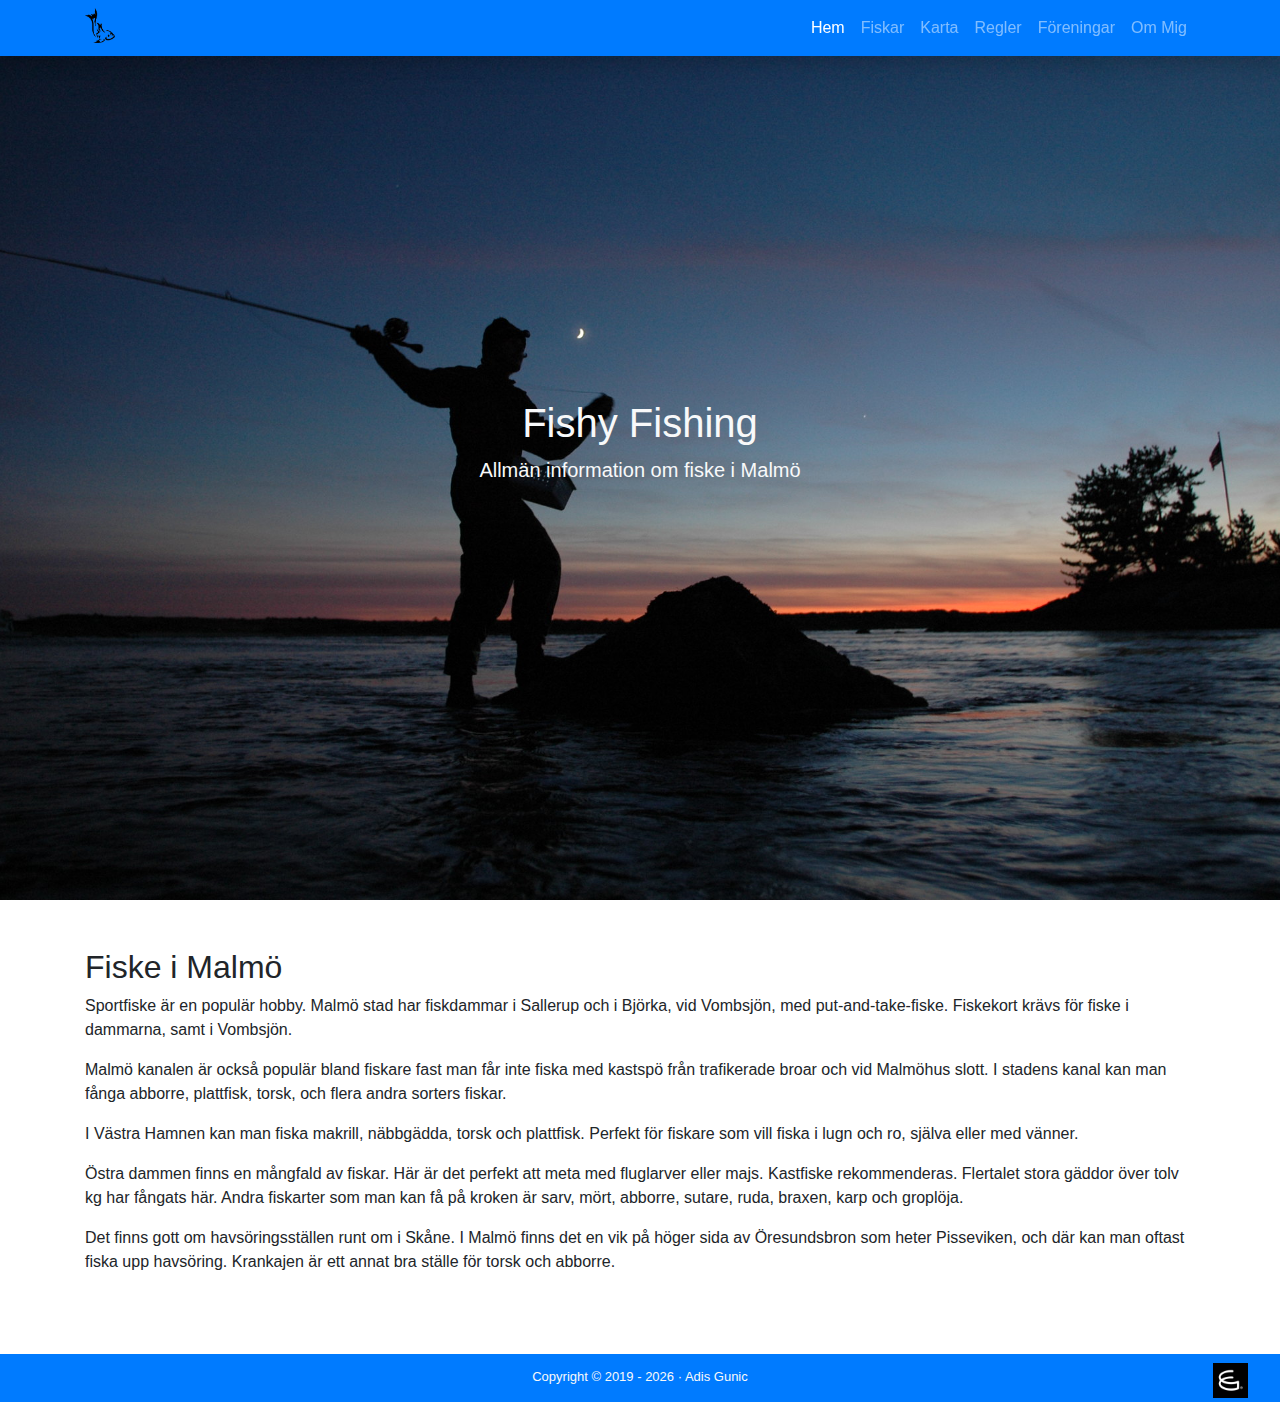
<file: index.html>
<!doctype html>
<html>
  <head>
    <title>Fishy Fishing</title> 
    <link rel="icon" href="favicon.png">
    <meta charset="utf-8" />
    <meta name="viewport" content="width=device-width, initial-scale=1" /> 
    <meta name="author" content="Adis Gunic" />  
    <link href="css/bootstrap.min.css" rel="stylesheet" /> 
    <link href="css/custom.css" rel="stylesheet" />  
    <script src="js/jquery-3.4.1.min.js" type="text/javascript" ></script>
    <script src="js/bootstrap.bundle.min.js" type="text/javascript" ></script>
  </head>
  <body>
    <header> 
    <nav class="navbar navbar-expand-lg navbar-dark bg-primary shadow fixed-top">
      <div class="container">
        <a class="navbar-brand" href="https://www.youtube.com/watch?v=dQw4w9WgXcQ"></a>
        <button class="navbar-toggler" type="button" data-toggle="collapse" 
              data-target="#navbarResponsive" aria-controls="navbarResponsive"
               aria-expanded="false" aria-label="Toggle navigation">
              <span class="navbar-toggler-icon"></span>
        </button>
        <div class="collapse navbar-collapse" id="navbarResponsive">
          <ul class="navbar-nav ml-auto">
            <li class="nav-item">
              <a class="nav-link active" href="#">Hem
                    <span class="sr-only">(current)</span>
                  </a>
            </li>
            <li class="nav-item">
              <a class="nav-link" href="fish.html">Fiskar</a>
            </li>
            <li class="nav-item">
              <a class="nav-link" href="map.html">Karta</a>
            </li>
            <li class="nav-item">
              <a class="nav-link" href="rules.html">Regler</a>
            </li>
            <li class="nav-item">
              <a class="nav-link" href="contact.html">Föreningar</a>
            </li>
            <li class="nav-item">
              <a class="nav-link" href="ommig.html">Om Mig</a>
            </li>
          </ul>
        </div>
      </div>
    </nav>
    </header> 
    <article class="masthead">
      <div class="container h-100">
        <div class="row h-100 align-items-center">
          <div class="col-12 text-center">
            <h1 class="font-weight-light text-light">Fishy Fishing</h1>
            <p class="lead text-light">Allmän information om fiske i Malmö</p>
          </div>
        </div>
      </div> 
    <section class="py-5">
      <div class="container">
        <h2 >Fiske i Malmö</h2>
        <p> 
          Sportfiske är en populär hobby. Malmö stad har fiskdammar i Sallerup och i Björka, vid Vombsjön, med put-and-take-fiske. Fiskekort krävs för fiske i dammarna, samt i Vombsjön.
        </p>
        <p>
          Malmö  kanalen är också populär bland fiskare fast man får inte fiska med kastspö från trafikerade broar och vid Malmöhus slott. I stadens kanal kan man fånga abborre, plattfisk, torsk, och flera andra sorters fiskar.
        </p>
        <p>
          I Västra Hamnen kan man fiska makrill, näbbgädda, torsk och plattfisk. Perfekt för fiskare som vill fiska i lugn och ro, själva eller med vänner. 
          </p> 
          <p>
          Östra dammen finns en mångfald av fiskar. Här är det perfekt att meta med fluglarver eller majs. Kastfiske rekommenderas. Flertalet stora gäddor över tolv kg har fångats här. Andra fiskarter som man kan få på kroken är sarv, mört, abborre, sutare, ruda, braxen, karp och groplöja.
          </p>
          <p>
          Det finns gott om havsöringsställen runt om i Skåne. I Malmö finns det en vik på höger sida av Öresundsbron som heter Pisseviken, och där kan man oftast fiska upp havsöring. 
          Krankajen är ett annat bra ställe för torsk och abborre.
          </p>
         
      </div>
      
    </section>
    <footer class="bg-primary text-light"> 
      <div class="conteiner">
    
       <p>Copyright © 2019 - <script>document.write(new Date().getFullYear())</script> · Adis Gunic</p>
       <a href="https://cybergymnasiet.se/malmo/" target="blank">
        <img src="css/images/cybergymnasietlogo.png" >
      </div>
    </footer>
    </article>
</body>
</html>
</file>
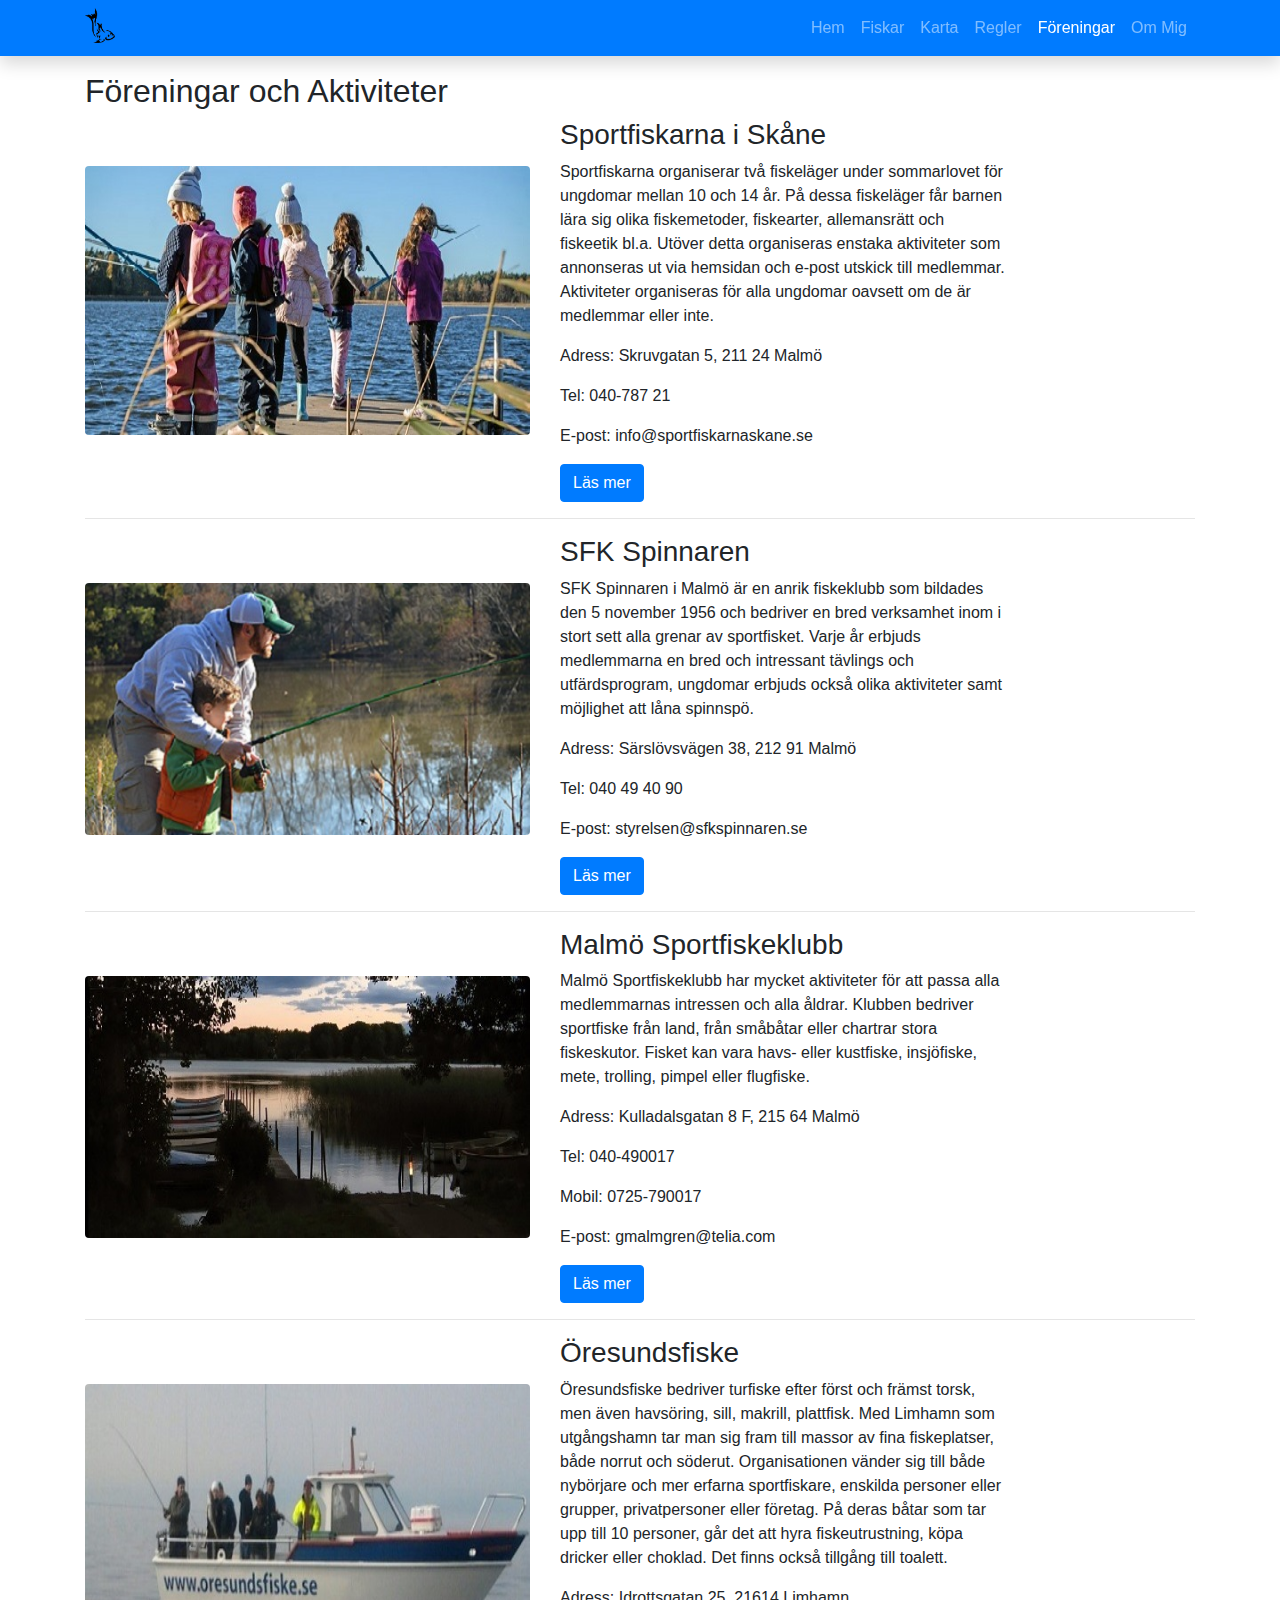
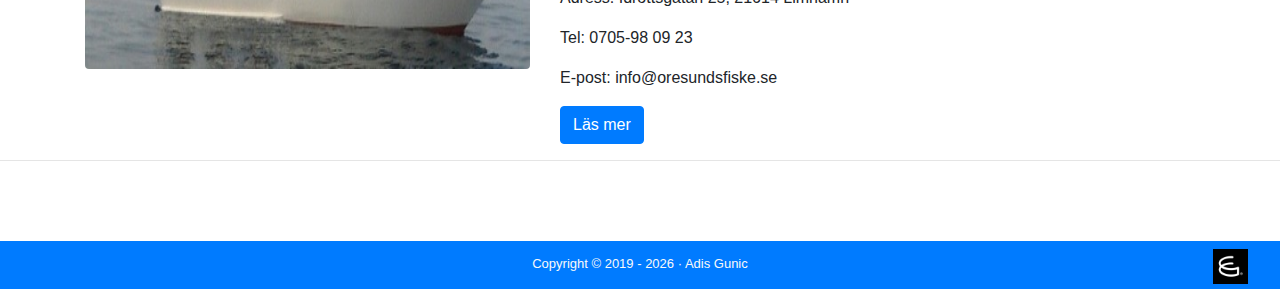
<file: contact.html>
<!doctype html>
<html>
  <head>
    <title>Fishy Fishing</title> 
    <link rel="icon" href="favicon.png">
    <meta charset="utf-8" />
    <meta name="viewport" content="width=device-width, initial-scale=1, shrink-to-fit=no" /> 
    <meta name="author" content="Adis Gunic" />  
    <link href="css/bootstrap.min.css" rel="stylesheet" /> 
    <link href="css/custom.css" rel="stylesheet" />  
    <script src="js/jquery-3.4.1.min.js" type="text/javascript" ></script>
    <script src="js/bootstrap.bundle.min.js" type="text/javascript" ></script>
  </head>
  <body>
    <header> 
    <nav class="navbar navbar-expand-lg navbar-dark bg-primary shadow fixed-top">
      <div class="container">
        <a class="navbar-brand" href="index.html"></a>
        <button class="navbar-toggler" type="button" data-toggle="collapse" 
              data-target="#navbarResponsive" aria-controls="navbarResponsive"
               aria-expanded="false" aria-label="Toggle navigation">
              <span class="navbar-toggler-icon"></span>
        </button>
        <div class="collapse navbar-collapse" id="navbarResponsive">
            <ul class="navbar-nav ml-auto">
                <li class="nav-item ">
                  <a class="nav-link" href="index.html">Hem</a>
                </li>
                <li class="nav-item">
                  <a class="nav-link" href="fish.html">Fiskar
                 </a>
                </li>
                <li class="nav-item">
                  <a class="nav-link" href="map.html">Karta</a>
                </li>
                <li class="nav-item">
                  <a class="nav-link " href="rules.html">Regler</a>
                </li>
                <li class="nav-item">
                  <a class="nav-link active" href="#">Föreningar</a>
                  <span class="sr-only">(current)</span></a>
                </li>

                <li class="nav-item">
                  <a class="nav-link" href="ommig.html">Om Mig</a>
                </li>
              </ul>
        </div>
      </div>
    </nav>
    </header> 
    <article class="py-5" id="kontakter"> 
   <!-- Page Content -->
   <div class="container">

    <!-- Page Heading -->
    <h1 class="my-4">
      <h2>Föreningar och Aktiviteter</h2>
    </h1>

    <!-- Project One -->
    <div class="row">
      <div class="col-md-5">
        <a href="#">
          <img class="img-fluid rounded mb-3 mb-md-0" src="css/images/sportfiskarnaskane.jpg" alt="">
        </a>
      </div>
      <div class="col-md-5">
        <h3>Sportfiskarna i Skåne</h3>
        <p>Sportfiskarna organiserar två fiskeläger under sommarlovet för ungdomar mellan 10 och 14 år. På dessa fiskeläger får barnen lära sig olika fiskemetoder,
          fiskearter, allemansrätt och fiskeetik bl.a. Utöver detta organiseras enstaka aktiviteter som annonseras ut via hemsidan och e-post utskick till medlemmar. Aktiviteter organiseras för alla ungdomar oavsett om de är medlemmar eller inte.
        </p>
         <p>Adress: Skruvgatan 5, 211 24 Malmö</p> 
         <p>Tel: 040-787 21</p> 
          <p>E-post: info@sportfiskarnaskane.se</p>
          
          <a href="https://sportfiskarnaskane.se/" target="_blank" class="btn btn-primary ">Läs mer</a>
      </div>
    </div>
    <!-- /.row -->

    <hr>

    <!-- Project Two -->
    <div class="row">
      <div class="col-md-5">
        <a href="#">
          <img class="img-fluid rounded mb-3 mb-md-0" src="css/images/sfk2.jpg" alt="">
        </a>
      </div>
      <div class="col-md-5">
        <h3>SFK Spinnaren</h3>
        <p>SFK Spinnaren i Malmö är en anrik fiskeklubb som bildades den 5 november 1956 och  bedriver en bred verksamhet inom i stort sett alla grenar av sportfisket.
          Varje år erbjuds medlemmarna en bred och intressant tävlings och utfärdsprogram, ungdomar erbjuds också olika aktiviteter samt möjlighet att låna spinnspö.
          </p>
         <p>Adress: Särslövsvägen 38, 212 91 Malmö</p> 
         <p>Tel: 040 49 40 90</p> 
          <p>E-post: styrelsen@sfkspinnaren.se</p>
          
          <a href="https://wp.sfkspinnaren.se//" target="_blank" class="btn btn-primary ">Läs mer</a>
      </div>
    </div>
    <!-- /.row -->

    <hr>

    <!-- Project Three -->
    <div class="row">
      <div class="col-md-5">
        <a href="#">
          <img class="img-fluid rounded mb-3 mb-md-0" src="css/images/malmosportklubb.jpg" alt="">
        </a>
      </div>
      <div class="col-md-5">
        <h3>Malmö Sportfiskeklubb</h3>
        <p>Malmö Sportfiskeklubb har mycket aktiviteter för att passa alla medlemmarnas intressen och alla åldrar. Klubben bedriver sportfiske från land, från småbåtar eller chartrar stora fiskeskutor. Fisket kan vara havs- eller kustfiske, insjöfiske, mete, trolling, pimpel eller flugfiske.
        </p>
         <p>Adress: Kulladalsgatan 8 F, 215 64 Malmö</p> 
         <p>Tel: 040-490017</p> 
         <p>Mobil: 0725-790017</p>
          <p>E-post: gmalmgren@telia.com 
          </p>
          
          <a href="http://www.malmosportfiskeklubb.se/" target="_blank" class="btn btn-primary ">Läs mer</a>
      </div>
    </div>
    <!-- /.row -->

    <hr>

    <!-- Project Four -->
    <div class="row">
      <div class="col-md-5">
        <a href="#">
          <img class="img-fluid rounded mb-3 mb-md-0" src="css/images/oresundsfiske.jpg" alt="">
        </a>
      </div>
      <div class="col-md-5">
        <h3>Öresundsfiske</h3>
        <p>Öresundsfiske  bedriver turfiske efter först och främst torsk, men även havsöring, sill, makrill, plattfisk. Med Limhamn som utgångshamn tar man sig fram till massor av fina fiskeplatser, både norrut och söderut. 
          Organisationen vänder sig till både nybörjare och mer erfarna sportfiskare, enskilda personer eller grupper, privatpersoner eller företag. 
          På deras båtar som tar upp till 10 personer, går det att hyra fiskeutrustning, köpa dricker eller choklad. Det finns också tillgång till toalett.
          </p>
         <p>Adress: Idrottsgatan 25, 21614 Limhamn</p> 
         <p>Tel: 0705-98 09 23</p> 
          <p>E-post: info@oresundsfiske.se</p>
          
          <a href="http://oresundsfiske.se/" target="_blank" class="btn btn-primary ">Läs mer</a>
      </div>
    </div>
    </div>
    <!-- /.row -->

    <hr>

  </div>
  </article>
  <!-- /.container -->
  <footer class="bg-primary text-light"> 
    <div class="conteiner">
  
     <p>Copyright © 2019 - <script>document.write(new Date().getFullYear())</script> · Adis Gunic  </p>
     <a href="https://cybergymnasiet.se/malmo/" target="blank">
      <img src="css/images/cybergymnasietlogo.png" >
    </div>
  </footer>
</body>
</html>
</file>
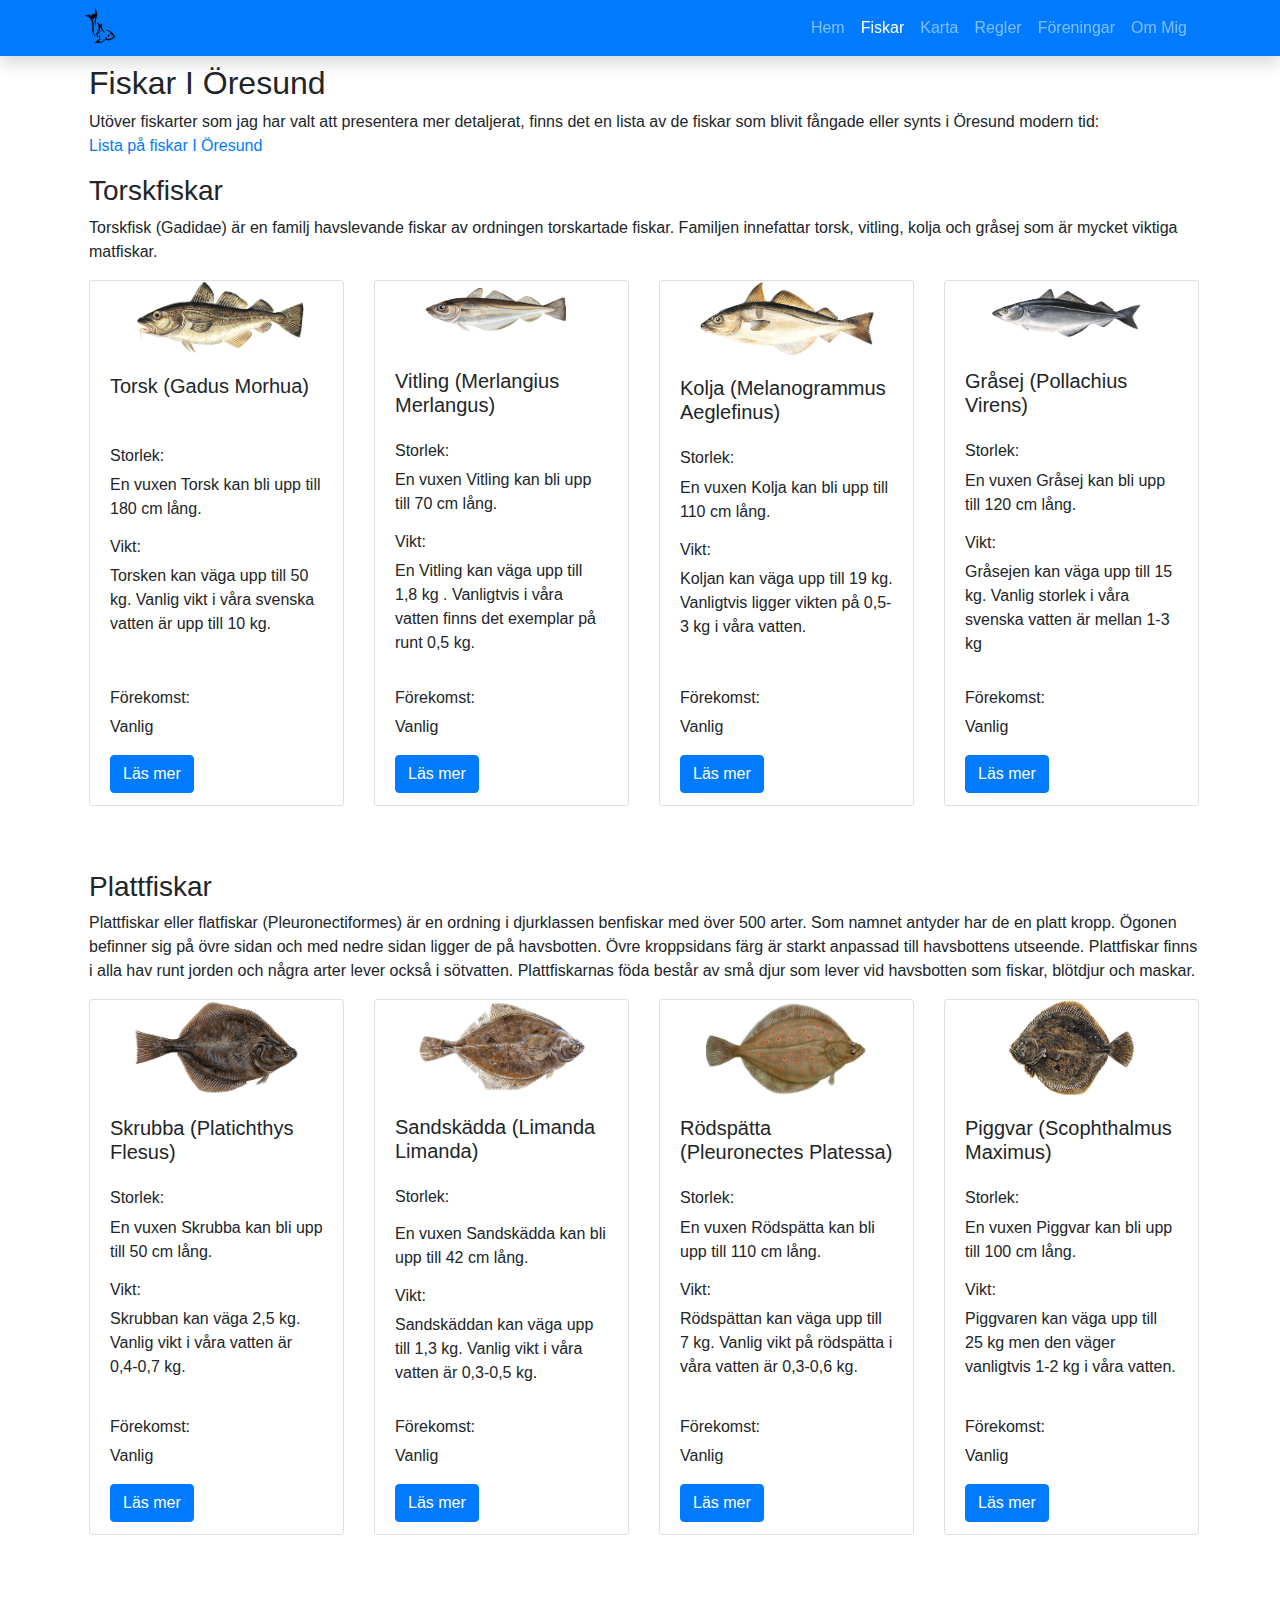
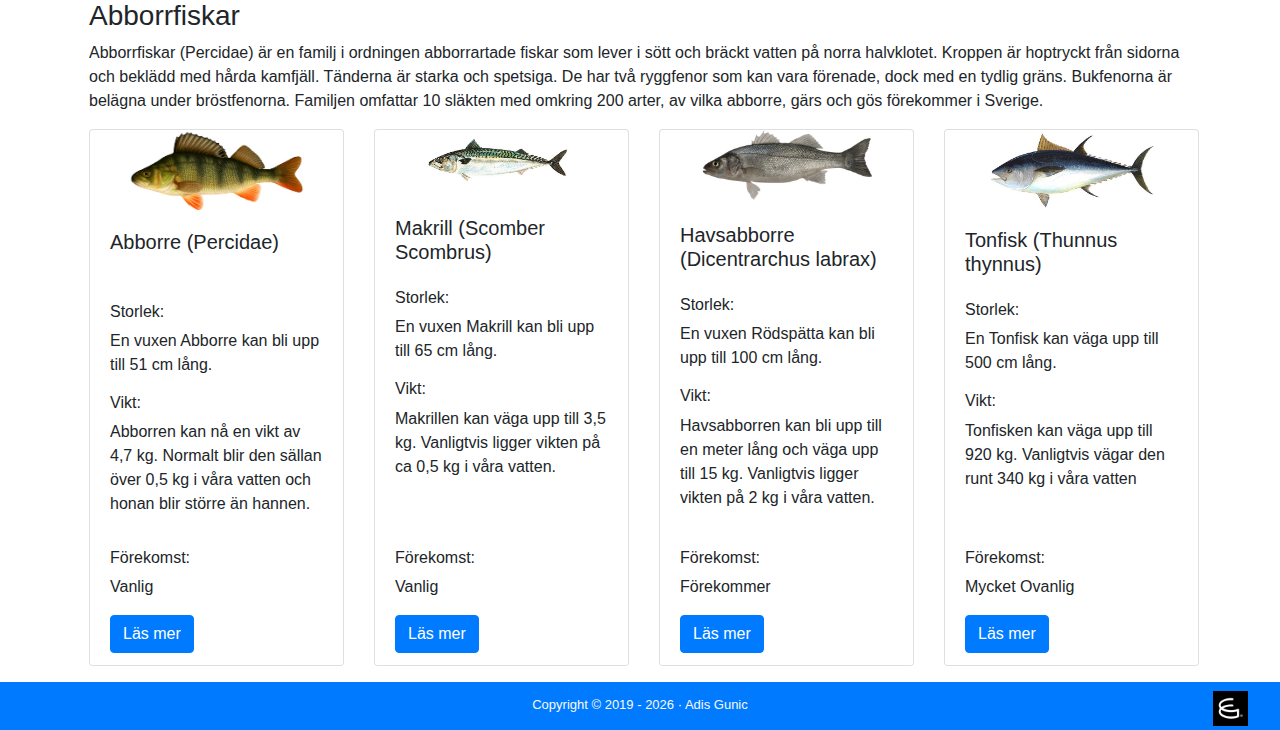
<file: fish.html>
<!doctype html>
<html>
  <head>
    <title>Fishy Fishing</title> 
    <link rel="icon" href="favicon.png">
    <meta charset="utf-8" />
    <meta name="viewport" content="width=device-width, initial-scale=1, shrink-to-fit=no" /> 
    <meta name="author" content="Adis Gunic" />  
    <link href="css/bootstrap.min.css" rel="stylesheet" /> 
    <link href="css/custom.css" rel="stylesheet" />  
    <script src="js/jquery-3.4.1.min.js" type="text/javascript" ></script>
    <script src="js/bootstrap.bundle.min.js" type="text/javascript" ></script>
  </head>
  <body>
    <header> 
    <nav class="navbar navbar-expand-lg navbar-dark bg-primary shadow fixed-top">
      <div class="container">
        <a class="navbar-brand" href="index.html"></a>
        <button class="navbar-toggler" type="button" data-toggle="collapse" 
              data-target="#navbarResponsive" aria-controls="navbarResponsive"
               aria-expanded="false" aria-label="Toggle navigation">
              <span class="navbar-toggler-icon"></span>
        </button>
        <div class="collapse navbar-collapse" id="navbarResponsive">
            <ul class="navbar-nav ml-auto">
                <li class="nav-item">
                  <a class="nav-link" href="index.html">Hem</a>
                </li>
                <li class="nav-item">
                  <a class="nav-link active" href="#">Fiskar
                    <span class="sr-only">(current)</span>
                 </a>
                </li>
                <li class="nav-item">
                  <a class="nav-link" href="map.html">Karta</a>
                </li>
                <li class="nav-item">
                  <a class="nav-link" href="rules.html">Regler</a>
                </li>
                <li class="nav-item">
                  <a class="nav-link" href="contact.html">Föreningar</a>
                </li>
                <li class="nav-item">
                  <a class="nav-link" href="ommig.html">Om Mig</a>
                </li>
              </ul>
        </div>
      </div>
    </nav>
    </header> 
    <!-- Här startar kollum 1 -->
    <article class="fisharticle">
      <div class="container">
        <section id="Torskfiskar">
          <h2>Fiskar I Öresund</h2>
<p>Utöver fiskarter som jag har valt att presentera mer detaljerat, finns det en lista av de fiskar som blivit fångade eller synts i Öresund modern tid: <br>
  <a href="http://h24-files.s3.amazonaws.com/231198/852865-r5yoj.pdf"> Lista på fiskar I Öresund </a> 
</p>
          <h3> Torskfiskar </h3> 
             <p>Torskfisk (Gadidae) är en familj havslevande fiskar av ordningen torskartade fiskar. Familjen innefattar torsk, vitling, kolja och gråsej som är mycket viktiga matfiskar. </p>
         </section>
        <div class="card-deck">
        <div class="card">
          <img class="card-img-top" src="css/fiskarbilder//torsk.png" alt="Card image cap">
          <div class="card-body">
            <h5 class="card-title">Torsk (Gadus Morhua)</h5> 
              <h6>Storlek:</h6> 
              <p class="card-text">En vuxen Torsk kan bli upp till 180 cm lång.</p> 
             <h6>Vikt:</h6> 
             <p class="card-text">Torsken kan väga upp till 50 kg. Vanlig vikt i våra svenska vatten är upp till 10 kg. </p>   
          </div>
          <div class="card-footer">
            <h6>Förekomst: </H6>
              <p class="card-text">Vanlig</p>
            <a href="https://sv.wikipedia.org/wiki/Torsk" target="_blank" class="btn btn-primary ">Läs mer</a>
          </div> 
        </div>
        <div class="card">
          <img class="card-img-top" src="css/fiskarbilder//vitling.png" alt="Card image cap">
          <div class="card-body">
            <h5 class="card-title">Vitling (Merlangius Merlangus)</h5> 
              <h6>Storlek:</h6> 
              <p class="card-text"> En vuxen Vitling kan bli upp till 70 cm lång.</p> 
             <h6>Vikt:</h6> 
             <p class="card-text">En Vitling kan väga upp till 1,8 kg . Vanligtvis i våra vatten finns det  exemplar på runt 0,5 kg.</p> 
  
          </div>
          <div class="card-footer"> 
            <h6>Förekomst: </H6>
            <p class="card-text">Vanlig</p>
            <a href="https://sv.wikipedia.org/wiki/Vitling" target="_blank" class="btn btn-primary">Läs mer</a>
          </div>
        </div> 
        <div class="card">
          <img class="card-img-top" src="css/fiskarbilder//Kolja.png" alt="Card image cap">
          <div class="card-body">
            <h5 class="card-title">Kolja (Melanogrammus Aeglefinus)</h5> 
              <h6>Storlek:</h6> 
              <p class="card-text">En vuxen Kolja kan bli upp till 110 cm lång.</p> 
             <h6>Vikt:</h6> 
             <p class="card-text"> Koljan kan väga upp till 19 kg. Vanligtvis ligger vikten på 0,5-3 kg i våra vatten.</p> 
 
          </div>
          <div class="card-footer">
            <h6>Förekomst: </H6>
            <p class="card-text">Vanlig</p>
            <a href="https://sv.wikipedia.org/wiki/Kolja" target="_blank" class="btn btn-primary">Läs mer</a>
           </div>
        </div>
 

        <div class="card">
          <img class="card-img-top" src="css/fiskarbilder//Sej.png" alt="Card image cap">
          <div class="card-body">
            <h5 class="card-title">Gråsej (Pollachius Virens)</h5>
           
              <h6>Storlek:</h6> 
              <p class="card-text"> En vuxen Gråsej kan bli upp till 120 cm lång. </p>
             <h6>Vikt:</h6> 
             <p class="card-text"> Gråsejen kan väga upp till 15 kg. Vanlig storlek i våra svenska vatten är mellan 1-3 kg 
             </p> 
          </div>
          <div class="card-footer"> 
            <h6>Förekomst: </H6>
              <p class="card-text">Vanlig</p>
            <a href="https://sv.wikipedia.org/wiki/Gråsej" target="_blank" class="btn btn-primary">Läs mer</a>
           </div>
        </div>

        </div>
      
      </div> 
    </article>
  <!-- Här slutar kollum 1 -->

   
  <!-- Här startar Kollum 2 -->
   <article class="fisharticle">
    <div class="container"> 
      <section id="PlattfiskarInfo">
        <h3> Plattfiskar </h3>
       <p> Plattfiskar eller flatfiskar (Pleuronectiformes) är en ordning i djurklassen benfiskar med över 500 arter. Som namnet antyder har de en platt kropp. Ögonen befinner sig på övre sidan och med nedre sidan ligger de på havsbotten. Övre kroppsidans färg är starkt anpassad till havsbottens utseende. Plattfiskar finns i alla hav runt jorden och några arter lever också i sötvatten. Plattfiskarnas föda består av små djur som lever vid havsbotten som fiskar, blötdjur och maskar.</p>
      </section>   
    <div class="card-deck">
      <div class="card">
        <img class="card-img-top" src="css/fiskarbilder//skrubbskadda.png" alt="Card image cap">
        <div class="card-body">
          <h5 class="card-title">Skrubba (Platichthys Flesus)</h5> 
            <h6>Storlek:</h6> 
            <p class="card-text"> En vuxen Skrubba kan bli upp till 50 cm lång. </p> 
           <h6>Vikt:</h6> 
           <p class="card-text">Skrubban kan väga 2,5 kg. Vanlig vikt i våra vatten är 0,4-0,7 kg. </p>
        </div>
        <div class="card-footer"> 
          <h6>Förekomst: </H6>
            <p class="card-text">Vanlig</p>
            <a href="https://sv.wikipedia.org/wiki/Skrubba" target="_blank" class="btn btn-primary">Läs mer</a>
        </div>
      </div>
      <div class="card">
        <img class="card-img-top" src="css/fiskarbilder//sandskadda.png" alt="Card image cap">
        <div class="card-body">
          <h5 class="card-title">Sandskädda (Limanda Limanda)</h5> 
            <h6>Storlek:</h6> 
            <p class="card-text"></p>En vuxen Sandskädda kan bli upp till 42 cm lång.  </p>
           <h6>Vikt:</h6> 
           <p class="card-text">Sandskäddan kan väga upp till 1,3 kg. Vanlig vikt i våra vatten är 0,3-0,5 kg. </p>
        </div>
        <div class="card-footer"> 
          <h6>Förekomst: </H6>
            <p class="card-text">Vanlig</p>
            <a href="https://sv.wikipedia.org/wiki/Sandskädda" target="_blank" class="btn btn-primary">Läs mer</a>
        </div>
      </div>

      <div class="card">
        <img class="card-img-top" src="css/fiskarbilder//rödspätta.jpg" alt="Card image cap">
        <div class="card-body">
          <h5 class="card-title">Rödspätta (Pleuronectes Platessa)</h5> 
            <h6>Storlek:</h6> 
            <p class="card-text"> En vuxen Rödspätta kan bli upp till 110 cm lång. </p>
           <h6>Vikt:</h6> 
           <p class="card-text"> Rödspättan kan väga upp till 7 kg. Vanlig vikt på rödspätta i våra vatten är 0,3-0,6 kg. </p>
        </div>
        <div class="card-footer"> 
          <h6>Förekomst: </H6>
          <p class="card-text">Vanlig</p> 
          <a href="https://sv.wikipedia.org/wiki/Rödspätta" target="_blank" class="btn btn-primary">Läs mer</a>
        </div>
      </div>


      <div class="card">
        <img class="card-img-top" src="css/fiskarbilder//Piggvar.png" alt="Card image cap">
        <div class="card-body">
          <h5 class="card-title">Piggvar (Scophthalmus Maximus)</h5> 
            <h6>Storlek:</h6> 
            <p class="card-text">En vuxen Piggvar kan bli upp till 100 cm lång. </p>
           <h6>Vikt:</h6> 
           <p class="card-text">Piggvaren kan väga upp till 25 kg men den väger vanligtvis 1-2 kg i våra vatten. </p>
        </div>
        <div class="card-footer"> 
          <h6>Förekomst: </h6>
           <p class="card-text">Vanlig</p> 
           <a href="https://sv.wikipedia.org/wiki/Piggvar" target="_blank" class="btn btn-primary">Läs mer</a>
        </div>
      </div>
      
    </div>
    </div> 
  </article>
  
<!-- Här slutar Kollum 2 --> 

 <!-- Här startar Kollum 3 -->
 <article class="fisharticle">
  <div class="container"> 
    <section id="AbborrfiskarInfo">
      <h3> Abborrfiskar </h3>
      <p>Abborrfiskar (Percidae) är en familj i ordningen abborrartade fiskar som lever i sött och bräckt vatten på norra halvklotet.
        Kroppen är hoptryckt från sidorna och beklädd med hårda kamfjäll. Tänderna är starka och spetsiga. De har två ryggfenor som kan vara förenade, dock med en tydlig gräns. Bukfenorna är belägna under bröstfenorna. Familjen omfattar 10 släkten med omkring 200 arter, av vilka abborre, gärs och gös förekommer i Sverige.
        </p>
    </section>   
  <div class="card-deck">
    <div class="card">
      <img class="card-img-top" src="css/fiskarbilder//abborre.jpg" alt="Card image cap">
      <div class="card-body">
        <h5 class="card-title">Abborre (Percidae)</h5> 
          <h6>Storlek:</h6> 
          <p class="card-text"> En vuxen Abborre kan bli upp till 51 cm lång. </p> 
         <h6>Vikt:</h6> 
         <p class="card-text">Abborren kan nå en vikt av 4,7 kg. Normalt blir den sällan över 0,5 kg i våra vatten och honan blir större än hannen. </p>
      </div>
      <div class="card-footer"> 
        <h6>Förekomst: </H6>
          <p class="card-text">Vanlig</p>
          <a href="https://sv.wikipedia.org/wiki/Abborre" target="_blank" class="btn btn-primary">Läs mer</a>
      </div>
    </div>
    <div class="card">
      <img class="card-img-top" src="css/fiskarbilder//Makrill.jpg" alt="Card image cap">
      <div class="card-body">
        <h5 class="card-title">Makrill (Scomber Scombrus)</h5> 
          <h6>Storlek:</h6> 
          <p class="card-text">En vuxen Makrill kan bli upp till 65 cm lång.  </p>
         <h6>Vikt:</h6> 
         <p class="card-text">Makrillen kan väga upp till 3,5 kg. Vanligtvis ligger vikten på ca 0,5 kg i våra vatten.
        </p>
      </div>
      <div class="card-footer"> 
        <h6>Förekomst: </H6>
          <p class="card-text">Vanlig</p>
          <a href="https://sv.wikipedia.org/wiki/Makrill" target="_blank" class="btn btn-primary">Läs mer</a>
      </div>
    </div>
    <div class="card">
      <img class="card-img-top" src="css/fiskarbilder//havsabborre.png" alt="Card image cap">
      <div class="card-body">
        <h5 class="card-title">Havsabborre (Dicentrarchus labrax)</h5> 
          <h6>Storlek:</h6> 
          <p class="card-text"> En vuxen Rödspätta kan bli upp till 100 cm lång. </p>
         <h6>Vikt:</h6> 
         <p class="card-text"> Havsabborren kan bli upp till en meter lång och väga upp till 15 kg. Vanligtvis ligger vikten på 2 kg i våra vatten. </p>
      </div>
      <div class="card-footer"> 
        <h6>Förekomst: </H6>
        <p class="card-text">Förekommer</p> 
        <a href="https://sv.wikipedia.org/wiki/Havsabborre" target="_blank" class="btn btn-primary">Läs mer</a>
      </div>
    </div>
    <div class="card">
      <img class="card-img-top" src="css/fiskarbilder//tonfisk.jpg" alt="Card image cap">
      <div class="card-body">
        <h5 class="card-title">Tonfisk (Thunnus thynnus)</h5> 
          <h6>Storlek:</h6> 
          <p class="card-text">En Tonfisk kan väga upp till 500 cm lång. </p>
         <h6>Vikt:</h6> 
         <p class="card-text">Tonfisken kan väga upp till 920 kg. Vanligtvis vägar den runt 340 kg i våra vatten</p>
      </div>
      <div class="card-footer"> 
        <h6>Förekomst: </h6>
         <p class="card-text">Mycket Ovanlig</p> 
         <a href="https://sv.wikipedia.org/wiki/Tonfisk" target="_blank" class="btn btn-primary">Läs mer</a>
      </div>
    </div>
    
  </div>
  </div> 
</article>
<!--Här slutar kollum 3-->
<footer class="bg-primary text-light"> 
  <div class="conteiner">
   <p>Copyright © 2019 - <script>document.write(new Date().getFullYear())</script> · Adis Gunic  </p>
   <a href="https://cybergymnasiet.se/malmo/" target="blank">
    <img src="css/images/cybergymnasietlogo.png" >
  </div>
</footer>
</body>
</html>
</file>
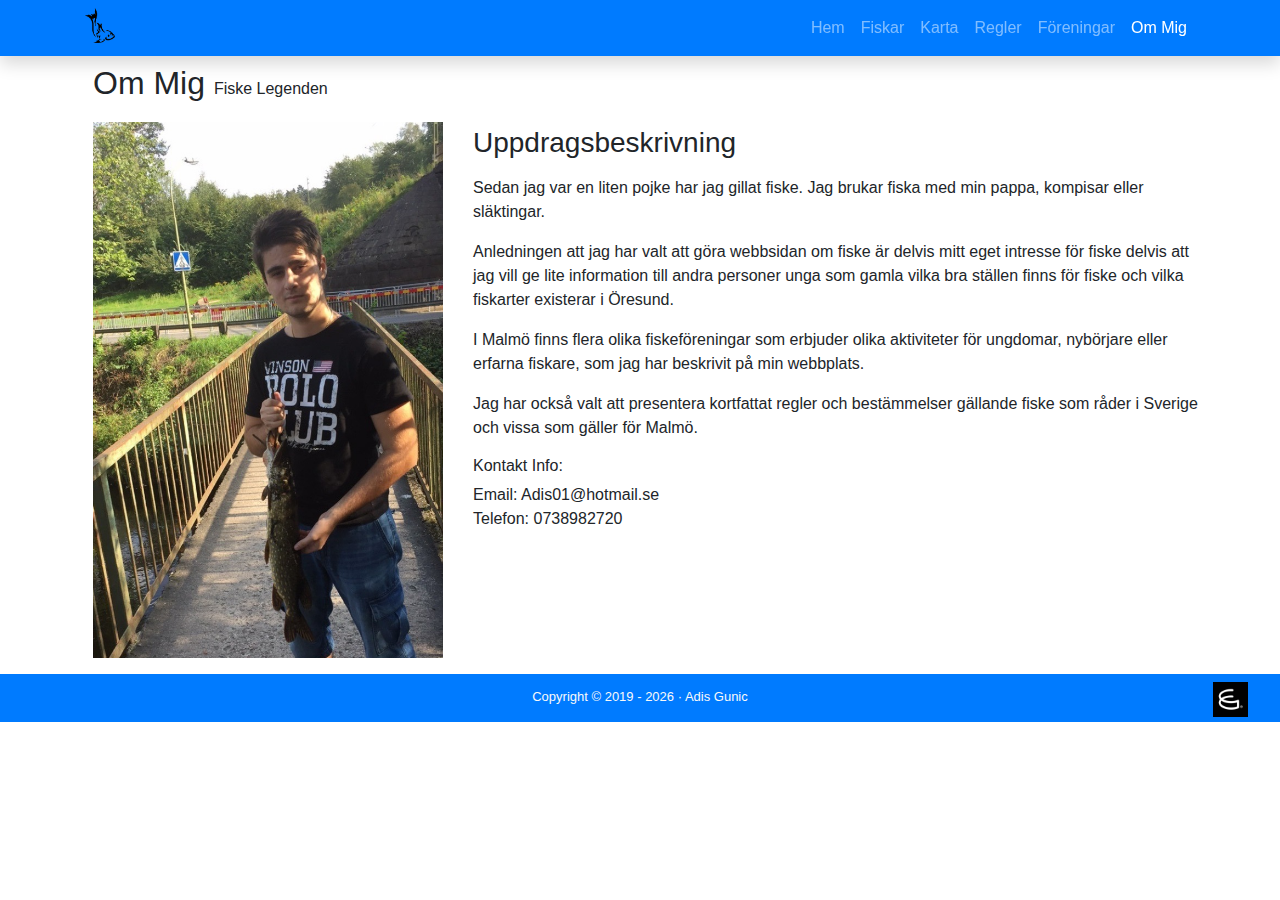
<file: ommig.html>
<!doctype html>
<html>
  <head>
    <title>Fishy Fishing</title> 
    <link rel="icon" href="favicon.png">
    <meta charset="utf-8" />
    <meta name="viewport" content="width=device-width, initial-scale=1, shrink-to-fit=no" /> 
    <meta name="author" content="Adis Gunic" />  
    <link href="css/bootstrap.min.css" rel="stylesheet" /> 
    <link href="css/custom.css" rel="stylesheet" />  
    <script src="js/jquery-3.4.1.min.js" type="text/javascript" ></script>
    <script src="js/bootstrap.bundle.min.js" type="text/javascript" ></script>
  </head>
  <body>
    <header> 
    <nav class="navbar navbar-expand-lg navbar-dark bg-primary shadow fixed-top">
      <div class="container">
        <a class="navbar-brand" href="index.html"></a>
        <button class="navbar-toggler" type="button" data-toggle="collapse" 
              data-target="#navbarResponsive" aria-controls="navbarResponsive"
               aria-expanded="false" aria-label="Toggle navigation">
              <span class="navbar-toggler-icon"></span>
        </button>
        <div class="collapse navbar-collapse" id="navbarResponsive">
          <ul class="navbar-nav ml-auto">
            <li class="nav-item ">
              <a class="nav-link" href="index.html">Hem</a>
            </li>
            <li class="nav-item">
              <a class="nav-link" href="fish.html">Fiskar
             </a>
            </li>
            <li class="nav-item">
              <a class="nav-link" href="map.html">Karta</a>
            </li>
            <li class="nav-item">
              <a class="nav-link" href="rules.html">Regler</a>
            </li>
            <li class="nav-item">
              <a class="nav-link" href="contact.html">Föreningar</a>  
            </li>

            <li class="nav-item">
              <a class="nav-link active" href="#">Om Mig
              <span class="sr-only">(current)</span>
            </a>
            </li>
          </ul>
        </div>
      </div>
    </nav>
    </header> 
    <article class="aboutme">
      <div class="container">

        <!-- Portfolio Item Heading -->
        <h2>Om Mig
          <span>Fiske Legenden</span>
        </h2>
      
        <!-- Portfolio Item Row -->
        <div class="row">
          <div class="col-md-4">
            <img class="img-fluid" src="css/images/jag.jpg" alt="">
          </div>

          <div class="col-md-8">
            <h3 class="my-3">Uppdragsbeskrivning</h3>
            
            <p>Sedan jag var en liten pojke har jag gillat fiske. Jag brukar fiska med min pappa, kompisar eller släktingar.</p>


              <p>Anledningen att jag har valt att göra webbsidan om fiske är delvis mitt eget intresse för fiske delvis att jag vill ge lite information till andra personer unga som gamla vilka bra ställen finns för fiske och vilka fiskarter existerar i Öresund.</p>
              
              
              <p>I Malmö finns flera olika fiskeföreningar som erbjuder olika aktiviteter för ungdomar, nybörjare eller erfarna fiskare, som jag har beskrivit på min webbplats.</p>   
              
              
             <p>Jag har också valt att presentera kortfattat regler och bestämmelser gällande fiske som råder i Sverige och vissa som gäller för Malmö.</p>


             <h6>Kontakt Info:</h6>
             <p>Email: Adis01@hotmail.se <br> Telefon: 0738982720</p>
             
          </div>
        </div>
      </div>
    </article>
    <footer class="bg-primary text-light"> 
      <div class="conteiner">
    
       <p>Copyright © 2019 - <script>document.write(new Date().getFullYear())</script> · Adis Gunic</p>
       <a href="https://cybergymnasiet.se/malmo/" target="blank">
        <img src="css/images/cybergymnasietlogo.png" >
      </div>
    </footer>
</body>
</html>
</file>
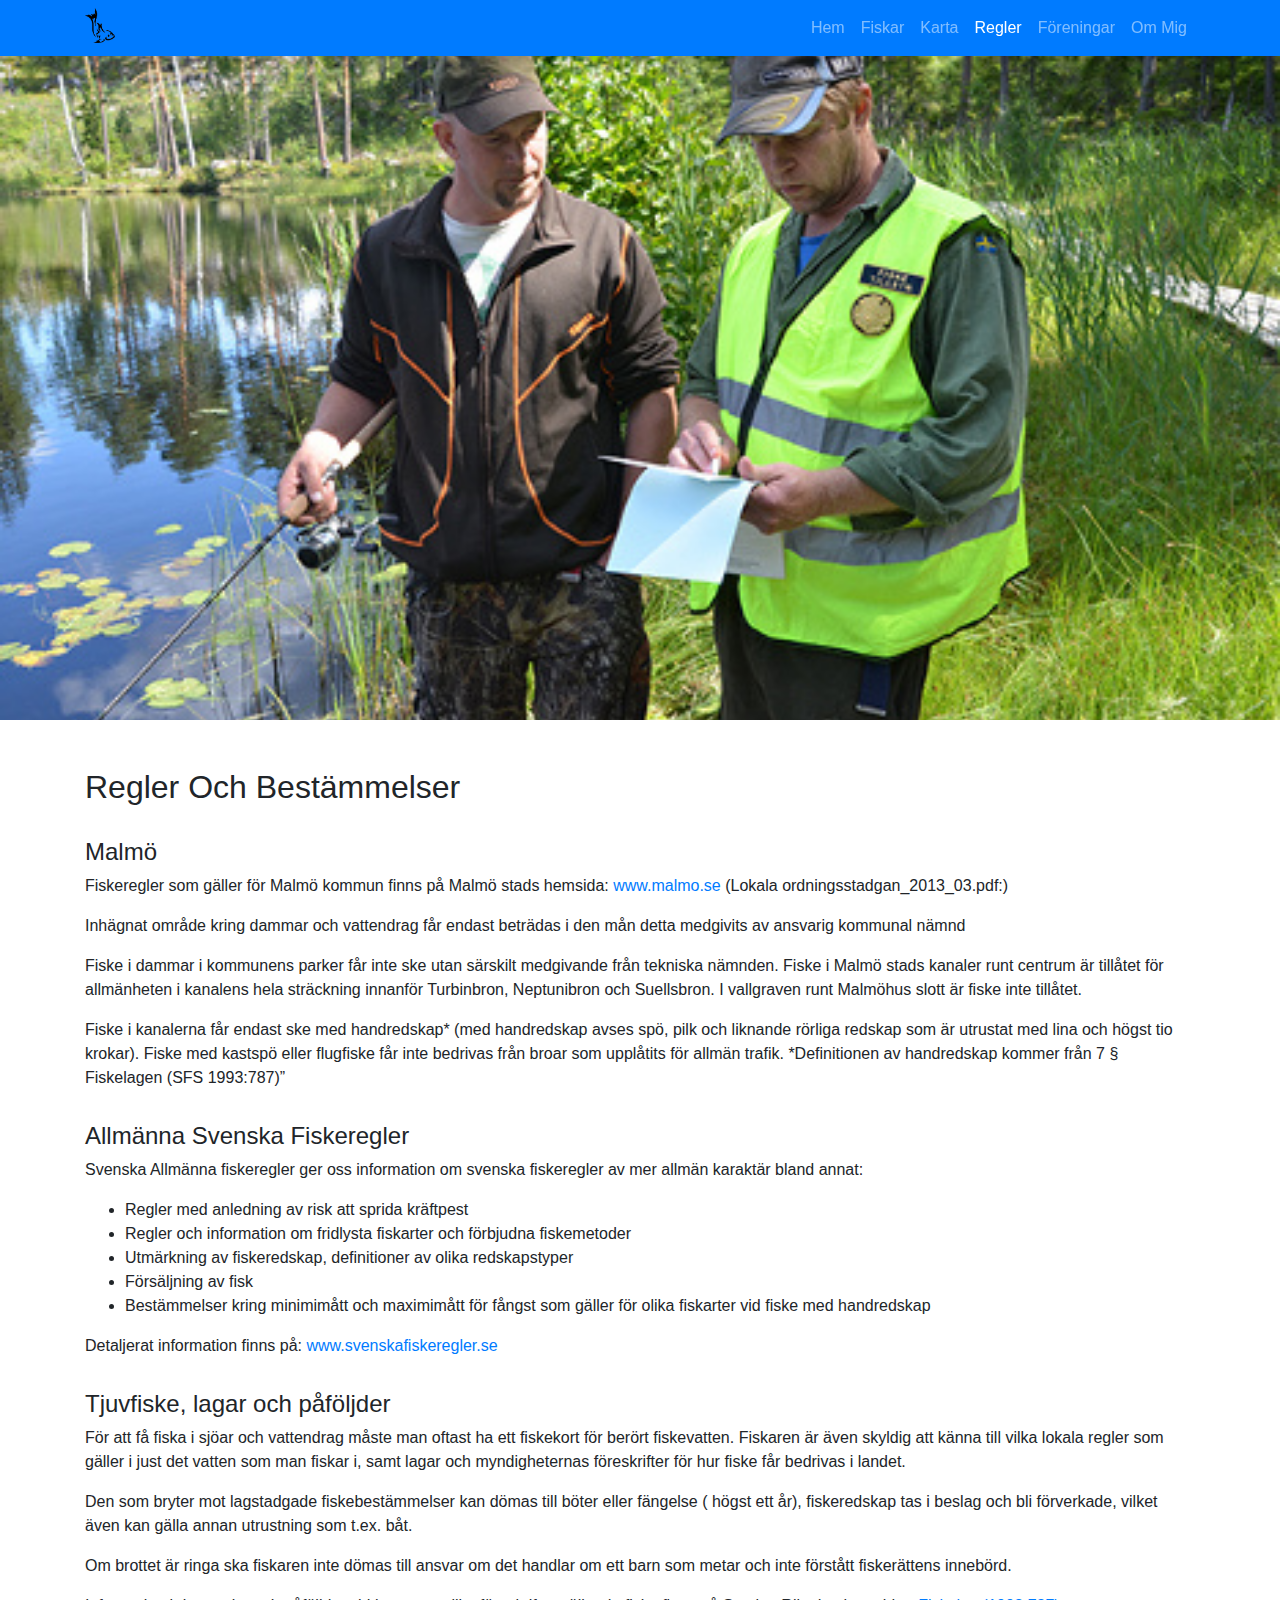
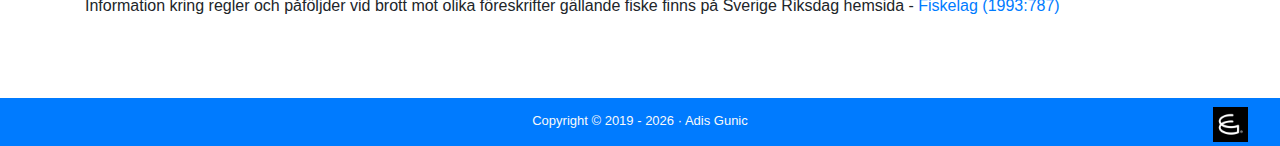
<file: rules.html>
<!doctype html>
<html>
  <head>
    <title>Fishy Fishing</title> 
    <link rel="icon" href="favicon.png">
    <meta charset="utf-8" />
    <meta name="viewport" content="width=device-width, initial-scale=1, shrink-to-fit=no" /> 
    <meta name="author" content="Adis Gunic" />  
    <link href="css/bootstrap.min.css" rel="stylesheet" /> 
    <link href="css/custom.css" rel="stylesheet" />  
    <script src="js/jquery-3.4.1.min.js" type="text/javascript" ></script>
    <script src="js/bootstrap.bundle.min.js" type="text/javascript" ></script>
  </head>
  <body>
    <header> 
    <nav class="navbar navbar-expand-lg navbar-dark bg-primary shadow fixed-top">
      <div class="container">
        <a class="navbar-brand" href="index.html"></a>
        <button class="navbar-toggler" type="button" data-toggle="collapse" 
              data-target="#navbarResponsive" aria-controls="navbarResponsive"
               aria-expanded="false" aria-label="Toggle navigation">
              <span class="navbar-toggler-icon"></span>
        </button>
        <div class="collapse navbar-collapse" id="navbarResponsive">
            <ul class="navbar-nav ml-auto">
                <li class="nav-item ">
                  <a class="nav-link" href="index.html">Hem</a>
                </li>
                <li class="nav-item">
                  <a class="nav-link" href="fish.html">Fiskar
                 </a>
                </li>
                <li class="nav-item">
                  <a class="nav-link" href="map.html">Karta</a>
                </li>
                <li class="nav-item">
                  <a class="nav-link active" href="#">Regler
                    <span class="sr-only">(current)</span></a>
                </li>
                <li class="nav-item">
                  <a class="nav-link" href="contact.html">Föreningar</a>
                </li>
                <li class="nav-item">
                  <a class="nav-link" href="ommig.html">Om Mig</a>
                </li>
              </ul>
        </div>
      </div>
    </nav>
    </header> 
    <article class="mastheadregler">
      <div class="container h-100">

   
      </div> 
    <section class="py-5" id="regler">
      <div class="container">
        <h2>Regler Och Bestämmelser</h2>
        <h4>Malmö</h4>
        <p>
        Fiskeregler som gäller för Malmö kommun finns på Malmö stads hemsida: <a href="https://malmo.se/Uppleva-och-gora/Gora/Fiske.html" target="_blank">www.malmo.se</a> (Lokala ordningsstadgan_2013_03.pdf:)
        </p>
        <p>
          Inhägnat område kring dammar och vattendrag får endast beträdas i den mån detta medgivits av ansvarig kommunal nämnd
        </p>
        <p>
          Fiske i dammar i kommunens parker får inte ske utan särskilt medgivande från tekniska nämnden. Fiske i Malmö stads kanaler runt centrum är tillåtet för allmänheten i kanalens hela sträckning innanför Turbinbron, Neptunibron och Suellsbron. I vallgraven runt Malmöhus slott är fiske inte tillåtet.
        </p> 
          <p>
            Fiske i kanalerna får endast ske med handredskap* (med handredskap avses spö, pilk och liknande rörliga redskap som är utrustat med lina och högst tio krokar). Fiske med kastspö eller flugfiske får inte bedrivas från broar som upplåtits för allmän trafik. *Definitionen av handredskap kommer från 7 § Fiskelagen (SFS 1993:787)”
          </p>
      </div>
      <div class="container">
        <h4>Allmänna Svenska Fiskeregler </h4>
        <p>
          Svenska Allmänna fiskeregler ger oss information om svenska fiskeregler av mer allmän karaktär bland annat:
          
        </p>
        <ul> 
          <li>
            Regler med anledning av risk att sprida kräftpest
          </li>
          <li>
            Regler och information om fridlysta fiskarter och förbjudna fiskemetoder 
          </li>
          <li>
            Utmärkning av fiskeredskap, definitioner av olika redskapstyper
          </li>
          <li>
            Försäljning av fisk
          </li>
          <li>
            Bestämmelser kring minimimått och maximimått för fångst som gäller för olika fiskarter vid fiske med handredskap
          </li>
        </ul>
        <p>
          Detaljerat information finns på: <a href="http://www.svenskafiskeregler.se/Sv/allmanna-fiskeregler/Pages/default.aspx" target="_blank">www.svenskafiskeregler.se</a>
        </p>
      </div>
      <div class="container">
        <h4>Tjuvfiske, lagar och påföljder</h4>
        <p>
          För att få fiska i sjöar och vattendrag måste man oftast ha ett fiskekort för berört fiskevatten. Fiskaren är även skyldig att känna till vilka lokala regler som gäller i just det vatten som man fiskar i, samt lagar och myndigheternas föreskrifter för hur fiske får bedrivas i landet.
        </p>
        <p>
          Den som bryter mot lagstadgade fiskebestämmelser kan dömas till böter eller fängelse ( högst ett år), fiskeredskap tas i beslag och bli förverkade, vilket även kan gälla annan utrustning som t.ex. båt.
        </p>
        <p>
          Om brottet är ringa ska fiskaren inte dömas till ansvar om det handlar om ett barn som metar och inte förstått fiskerättens innebörd.
        </p>
        <p>
          Information kring regler och påföljder vid brott mot olika föreskrifter gällande fiske finns på Sverige Riksdag hemsida - <a href="https://www.riksdagen.se/sv/dokument-lagar/dokument/svensk-forfattningssamling/fiskelag-1993787_sfs-1993-787" target="_blank">Fiskelag (1993:787)</a> 
        </p>

      </div>
    </section>
    <footer class="bg-primary text-light"> 
      <div class="conteiner">
    
        <p>Copyright © 2019 - <script>document.write(new Date().getFullYear())</script> · Adis Gunic  </p>
        <a href="https://cybergymnasiet.se/malmo/" target="blank">
        <img src="css/images/cybergymnasietlogo.png" >
       </a>
       
      </div>
    </footer>
</body>
</html>
</file>
<file: css/custom.css>
body nav .navbar-brand {
    position: relative; 
    background: url('images/logo.png'); 
    background-repeat: no-repeat;
    width: 2em;
    height: 2em;
    background-size: 1.5em;
    z-index: 199;
}   
 
.masthead {
    height: 100vh;
    min-height: 500px;
    background-image: url('images/background1.jpg');
    background-size: cover;
    background-position: center;
    background-repeat: no-repeat;
  }
 .mastheadregler{
  height: 80vh;
  min-height: 400px;
  background-image: url('images/fiskelagarbild.jpg');
  background-size: cover;
  background-position: center;
  background-repeat: no-repeat;
 }

  .maphead {
    height: 100vh;
    min-height: 500px;  
  }
  .fisharticle, .aboutme{
      
    min-height: 500px;
    margin-top: 4em;
    margin-left: auto;
    margin-right: 3em;
  }
  .mapboxgl-popup {
    max-width: 400px;
    font: 12px/20px 'Helvetica Neue', Arial, Helvetica, sans-serif;
    }

.marker {
    background-image: url('css/images/logo.png');
    background-size: cover;
    width: 50px;
    height: 50px;
    border-radius: 50%;
    cursor: pointer;
    }

  .mapboxgl-popup {
      max-width: 200px;
    }
    
    .mapboxgl-popup-content {
      text-align: center;
      font-family: 'Open Sans', sans-serif;
    }

.card-img-top
{
  max-height: 6em;
  margin: auto;
  width: auto;
  max-width: 175px;
}

.card .card-footer
{
  background-color: #fff;
  border-top: none;
}
.card-title{
  height: 3em;
}
.adis{
  max-height: 30em;
}
#kontakter .img-fluid.rounded.mb-3.mb-md-0{
height: 70%;
margin-top: 3em;
}

#regler {
  margin-top: 3 em;
}

footer p {
  font-size: small;
  text-align: center;
  margin: 0;
  padding: 1em 0em 0 0;
  width: 100%;  
}

footer  {
  margin-top: 1em;
  min-height: 3em;
  width: 100%;
}

footer img {
  max-height: 2.2em;
  float: right;
  margin-right: 2em;
  position: inherit;
  margin-top: -1.5em;
}

.aboutme span{
  font-weight: 400;
  font-size: 0.5em;
}

.aboutme {
  margin-left: 4em;
}

.row img { 
  margin-top: 0.7em;
}

#regler h4{
  margin-top: 1.3em;
}

.fisharticle {
  margin-left: 3.5em;
}
</file>
